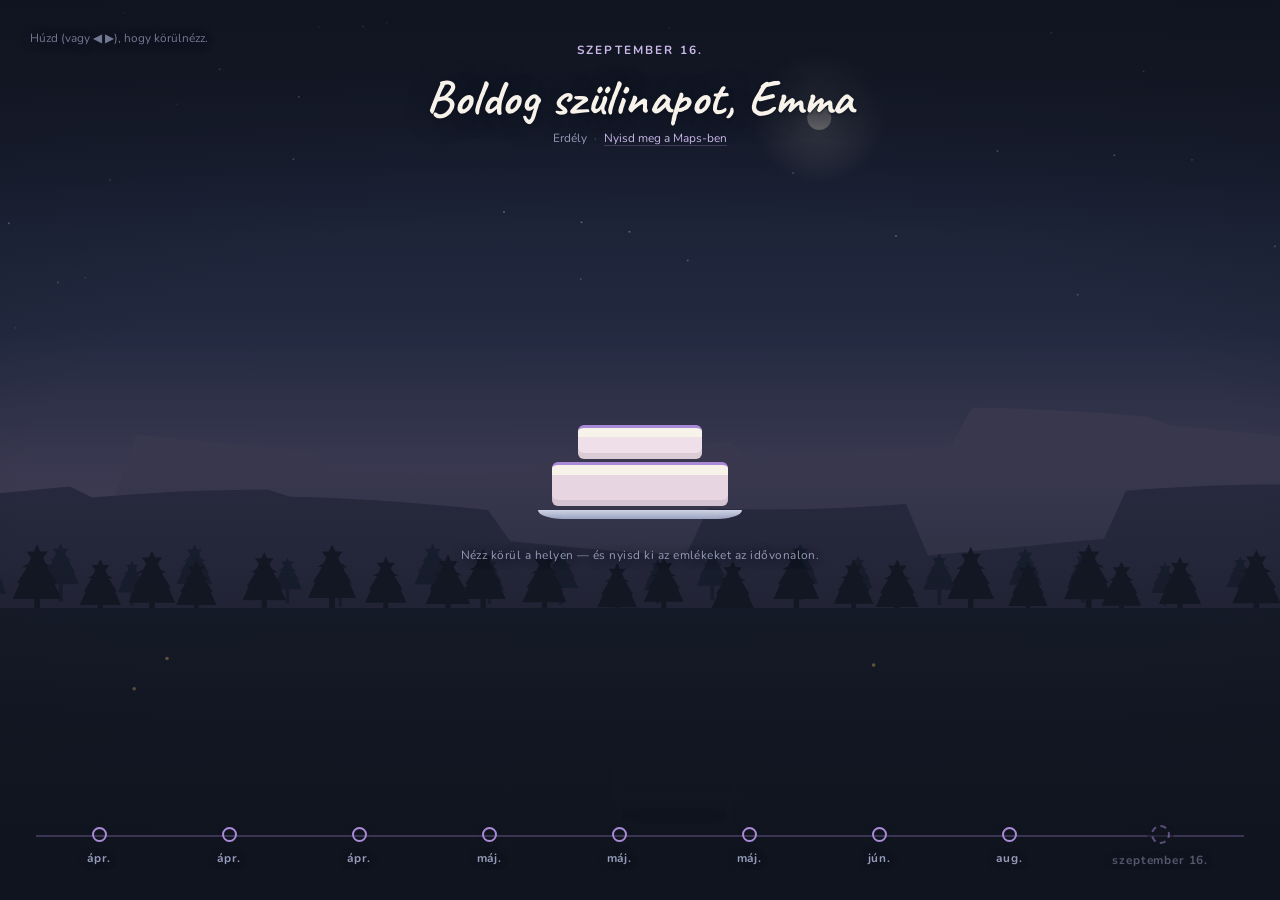
<file: emma-birthday/index.html>
<!DOCTYPE html>
<!--
Copyright (C) 2026 SharpEmu Emulator Project
SPDX-License-Identifier: GPL-2.0-or-later
-->
<html lang="hu">
<head>
<meta charset="utf-8">
<meta name="viewport" content="width=device-width, initial-scale=1">
<title>Emma szülinapja</title>
<link rel="preconnect" href="https://fonts.googleapis.com">
<link rel="preconnect" href="https://fonts.gstatic.com" crossorigin>
<link rel="stylesheet" href="https://fonts.googleapis.com/css2?family=Caveat:wght@500;700&family=Lora:ital,wght@0,400;0,600;1,400&family=Nunito:wght@400;700&display=swap">
<link rel="stylesheet" href="style.css">
</head>
<body>

<main id="stage">
    <canvas id="place" aria-hidden="true"></canvas>
    <div id="veil"></div>
    <p id="look"></p>

    <div id="ui">
        <header>
            <p class="eyebrow" id="sub"></p>
            <h1 id="greeting"></h1>
            <p id="place-name"></p>
        </header>

        <div id="middle">
            <div id="cake" tabindex="-1">
                <div class="candles" id="candles"></div>
                <div class="tier top"></div>
                <div class="tier bottom"></div>
                <div class="plate"></div>
            </div>
            <p id="hint" role="status"></p>
        </div>

        <nav id="timeline" aria-label="Közös emlékek, áprilistól szeptemberig">
            <span class="rail" id="rail"></span>
        </nav>
    </div>
</main>

<div id="card-wrap" role="dialog" aria-modal="true" aria-labelledby="card-title">
    <article id="card">
        <p class="date" id="card-date"></p>
        <h2 id="card-title"></h2>
        <p id="card-body"></p>
        <blockquote id="card-quote" hidden></blockquote>
        <button type="button" id="card-close"></button>
    </article>
</div>

<canvas id="confetti" aria-hidden="true"></canvas>

<div id="finale">
    <div class="inner">
        <h2 id="finale-title"></h2>
        <div id="finale-body"></div>
        <p class="sig" id="finale-sig"></p>
        <button type="button" class="again" id="again"></button>
    </div>
</div>

<script src="content.js"></script>
<script src="app.js"></script>
</body>
</html>
</file>
<file: emma-birthday/style.css>
/* Copyright (C) 2026 SharpEmu Emulator Project
 * SPDX-License-Identifier: GPL-2.0-or-later
 */

/* Ez a lap szandekosan EGY vilagot visz: szeptemberi alkonyat. Nem forditja
 * meg magat vilagos temara - ezert minden felszin es minden szin sajat,
 * explicit erteket kap, hogy barmilyen hatteren megalljon. */

:root {
    /* alkonyat - a semleges szinek a lila fele huznak, nem szurkek */
    --dusk: #1b2033;
    --dusk-2: #262c44;
    --dusk-deep: #10141f;

    /* ove: a one piece-es pulcsi lilaja - ez a lap akcentusa */
    --lilac: #a98ad6;
    --lilac-soft: #cbb8e8;
    --lilac-dim: rgba(169, 138, 214, .28);

    /* az EGYETLEN meleg pont az egesz lapon: gyertyafeny */
    --candle: #ffcf6b;
    --candle-warm: #ff9d4d;

    /* konyv-papir, mert o olvas */
    --paper: #f7f2ea;
    --paper-edge: #e4dbcb;
    --ink: #2a2434;
    --ink-soft: #5d5568;

    --muted: #949bb8;

    --step-0: .74rem;
    --step-1: 1rem;
    --step-2: 1.35rem;
    --step-3: clamp(1.9rem, 5.2vw, 3.1rem);

    --face-hand: "Caveat", "Segoe Script", cursive;
    --face-body: "Lora", Georgia, "Times New Roman", serif;
    --face-ui: "Nunito", system-ui, -apple-system, sans-serif;
}

* { box-sizing: border-box; }

html {
    background-color: var(--dusk-deep);
}

body {
    margin: 0;
    min-height: 100dvh;
    background-color: var(--dusk-deep);
    color: var(--paper);
    font-family: var(--face-body);
    -webkit-tap-highlight-color: transparent;
    overflow: hidden;
}

/* ================= a szinpad ================= */

#stage {
    position: fixed;
    inset: 0;
    overflow: hidden;
    background-color: var(--dusk);
}

#place,
#embed {
    position: absolute;
    inset: 0;
    width: 100%;
    height: 100%;
    border: 0;
    display: block;
}

#embed {
    z-index: 1;
    filter: saturate(.82) brightness(.72);
}

/* a fatyol: enelkul a szoveg nem olvashato a hatteren */
#veil {
    position: absolute;
    inset: 0;
    z-index: 2;
    pointer-events: none;
    background:
        linear-gradient(to bottom,
            rgba(16, 20, 31, .88) 0%,
            rgba(16, 20, 31, .34) 26%,
            rgba(16, 20, 31, .30) 52%,
            rgba(16, 20, 31, .92) 100%),
        radial-gradient(120% 80% at 50% 55%, rgba(16, 20, 31, 0) 40%, rgba(16, 20, 31, .7) 100%);
}

#ui {
    position: absolute;
    inset: 0;
    z-index: 3;
    display: grid;
    grid-template-rows: auto 1fr auto;
    padding: clamp(14px, 3vw, 30px);
    gap: 10px;
}

/* ================= fejlec ================= */

header {
    display: grid;
    justify-items: center;
    gap: 2px;
    text-align: center;
}

h1 {
    margin: 0;
    font-family: var(--face-hand);
    font-weight: 700;
    font-size: var(--step-3);
    line-height: 1.05;
    letter-spacing: .01em;
    color: var(--paper);
    text-wrap: balance;
    text-shadow: 0 2px 22px rgba(16, 20, 31, .95), 0 1px 3px rgba(16, 20, 31, .8);
}

.eyebrow {
    font-family: var(--face-ui);
    font-size: var(--step-0);
    font-weight: 700;
    text-transform: uppercase;
    letter-spacing: .18em;
    color: var(--lilac-soft);
}

#place-name {
    font-family: var(--face-ui);
    font-size: var(--step-0);
    color: var(--muted);
    display: inline-flex;
    align-items: center;
    gap: 7px;
    margin-top: 4px;
}

#place-name a {
    color: var(--lilac-soft);
    text-decoration-color: var(--lilac-dim);
    text-underline-offset: 3px;
}

#place-name a:hover { color: var(--paper); }

/* ================= torta ================= */

#middle {
    display: grid;
    place-items: center;
    align-content: center;
    gap: 16px;
    min-height: 0;
}

#cake {
    --lit: 0;
    position: relative;
    width: 176px;
    animation: rise .5s cubic-bezier(.22, 1, .36, 1) both;
}

@keyframes rise {
    from { transform: translateY(14px); }
    to { transform: none; }
}

.candles {
    display: flex;
    justify-content: center;
    align-items: flex-end;
    gap: 9px;
    height: 40px;
    margin-bottom: -2px;
}

.candle {
    position: relative;
    width: 5px;
    height: 26px;
    border-radius: 2px 2px 0 0;
    background:
        repeating-linear-gradient(180deg, var(--paper) 0 5px, var(--lilac-soft) 5px 10px);
    opacity: 0;
    transform: translateY(8px);
    transition: opacity .35s ease, transform .35s cubic-bezier(.22, 1, .36, 1);
}

.candle.on {
    opacity: 1;
    transform: none;
}

/* a lang */
.candle.on::after {
    content: "";
    position: absolute;
    left: 50%;
    bottom: 100%;
    width: 9px;
    height: 14px;
    margin-left: -4.5px;
    margin-bottom: 1px;
    border-radius: 50% 50% 46% 46% / 62% 62% 38% 38%;
    background: radial-gradient(60% 60% at 50% 72%, #fff6dd 0%, var(--candle) 42%, var(--candle-warm) 100%);
    box-shadow: 0 0 16px 5px rgba(255, 207, 107, .48), 0 0 44px 14px rgba(255, 157, 77, .2);
    transform-origin: 50% 100%;
    animation: flicker 1.6s ease-in-out infinite;
}

@keyframes flicker {
    0%, 100% { transform: scaleY(1) skewX(0deg); opacity: 1; }
    28% { transform: scaleY(1.13) skewX(-4deg); opacity: .92; }
    54% { transform: scaleY(.94) skewX(3deg); opacity: 1; }
    76% { transform: scaleY(1.07) skewX(-2deg); opacity: .96; }
}

/* fujas: a langok elhajolnak, majd elalszanak */
#cake.blowing .candle.on::after {
    animation: bend .5s ease-in-out infinite;
}

@keyframes bend {
    0%, 100% { transform: skewX(-26deg) scaleY(.7); }
    50% { transform: skewX(-40deg) scaleY(.5); }
}

#cake.out .candle::after {
    opacity: 0;
    transform: scaleY(.1);
    box-shadow: none;
    transition: opacity .25s ease, transform .25s ease;
    animation: none;
}

#cake.out .candle {
    opacity: .55;
}

.tier {
    border-radius: 6px;
    box-shadow: inset 0 -6px 0 rgba(42, 36, 52, .1);
}

.tier.top {
    height: 34px;
    margin: 0 26px;
    background: linear-gradient(180deg, var(--paper) 0 9px, #efdfe8 9px 100%);
    border-top: 3px solid var(--lilac);
}

.tier.bottom {
    height: 44px;
    background: linear-gradient(180deg, var(--paper) 0 10px, #e7d6e2 10px 100%);
    border-top: 3px solid var(--lilac);
    margin-top: 3px;
}

.plate {
    height: 9px;
    margin: 4px -14px 0;
    border-radius: 0 0 60px 60px / 0 0 22px 22px;
    background: linear-gradient(180deg, #cfd4e6, #9aa2bd);
}

/* a torta fenye a jelenetben */
#cake::before {
    content: "";
    position: absolute;
    left: 50%;
    top: -18px;
    width: 300px;
    height: 240px;
    margin-left: -150px;
    border-radius: 50%;
    pointer-events: none;
    background: radial-gradient(closest-side, rgba(255, 207, 107, .2), rgba(255, 207, 107, 0) 72%);
    opacity: calc(var(--lit) / 8);
    transition: opacity .5s ease;
}

#cake.out::before { opacity: 0; }

#hint {
    font-family: var(--face-ui);
    font-size: var(--step-0);
    letter-spacing: .04em;
    color: var(--muted);
    text-align: center;
    min-height: 1.2em;
    text-shadow: 0 1px 10px rgba(16, 20, 31, .9);
}

/* ================= idoszalag ================= */

#timeline {
    position: relative;
    display: flex;
    align-items: flex-start;
    justify-content: space-between;
    gap: 4px;
    padding: 22px 6px 2px;
    overflow-x: auto;
    scrollbar-width: none;
    overscroll-behavior-x: contain;
}

#timeline::-webkit-scrollbar { display: none; }

/* a sin: a megnyitott emlekekig gyertyaszinu, utana halvany lila */
.rail {
    position: absolute;
    left: 6px;
    right: 6px;
    top: 30px;
    height: 2px;
    background: var(--lilac-dim);
    pointer-events: none;
}

.rail::after {
    content: "";
    position: absolute;
    inset: 0 auto 0 0;
    width: var(--fill, 0%);
    background: linear-gradient(90deg, var(--lilac), var(--candle));
    transition: width .45s cubic-bezier(.22, 1, .36, 1);
}

.stop {
    flex: 1 0 auto;
    min-width: 58px;
    display: grid;
    justify-items: center;
    gap: 8px;
    padding: 0 2px;
    background: none;
    border: 0;
    cursor: pointer;
    font-family: var(--face-ui);
    color: var(--muted);
    scroll-snap-align: center;
}

.stop .dot {
    width: 15px;
    height: 15px;
    border-radius: 50%;
    border: 2px solid var(--lilac);
    background: var(--dusk-deep);
    box-shadow: 0 0 0 4px rgba(16, 20, 31, .85);
    transition: background .3s ease, border-color .3s ease, box-shadow .3s ease, transform .2s ease;
}

.stop:hover .dot { transform: scale(1.22); }

.stop:focus-visible {
    outline: 2px solid var(--lilac-soft);
    outline-offset: 4px;
    border-radius: 8px;
}

.stop.open .dot {
    background: var(--candle);
    border-color: var(--candle);
    box-shadow: 0 0 0 4px rgba(16, 20, 31, .85), 0 0 14px 3px rgba(255, 207, 107, .5);
}

.stop .when {
    font-size: var(--step-0);
    font-weight: 700;
    letter-spacing: .07em;
    white-space: nowrap;
    text-shadow: 0 1px 8px rgba(16, 20, 31, .9);
}

.stop.open .when { color: var(--lilac-soft); }

/* az utolso megallo: a szulinap */
.stop.finish .dot {
    width: 19px;
    height: 19px;
    border-style: dashed;
    margin-top: -2px;
}

.stop.finish[disabled] {
    cursor: default;
    opacity: .5;
}

.stop.finish.ready .dot {
    border-style: solid;
    border-color: var(--candle);
    background: var(--candle);
    box-shadow: 0 0 0 4px rgba(16, 20, 31, .85), 0 0 22px 7px rgba(255, 207, 107, .6);
    animation: pulse 1.9s ease-in-out infinite;
}

.stop.finish.ready .when { color: var(--candle); }

@keyframes pulse {
    0%, 100% { transform: scale(1); }
    50% { transform: scale(1.16); }
}

/* ================= emlekkartya ================= */

#card-wrap {
    position: fixed;
    inset: 0;
    z-index: 20;
    display: grid;
    place-items: center;
    padding: 18px;
    background: rgba(10, 13, 21, .72);
    opacity: 0;
    pointer-events: none;
    transition: opacity .25s ease;
}

#card-wrap.show {
    opacity: 1;
    pointer-events: auto;
}

#card {
    position: relative;
    width: min(500px, 100%);
    max-height: min(78dvh, 620px);
    overflow-y: auto;
    padding: 30px 32px 34px;
    color: var(--ink);
    background: var(--paper);
    border-radius: 3px;
    box-shadow: 0 26px 60px -18px rgba(0, 0, 0, .8), 0 2px 0 var(--paper-edge);
    transform: translateY(10px) rotate(-.35deg);
    transition: transform .28s cubic-bezier(.22, 1, .36, 1);
}

#card-wrap.show #card { transform: rotate(-.35deg); }

/* a papir felso szele */
#card::before {
    content: "";
    position: absolute;
    left: 0;
    right: 0;
    top: 0;
    height: 5px;
    background: linear-gradient(90deg, var(--lilac), var(--candle));
    border-radius: 3px 3px 0 0;
}

#card .date {
    font-family: var(--face-ui);
    font-size: var(--step-0);
    font-weight: 700;
    text-transform: uppercase;
    letter-spacing: .16em;
    color: #8a7fa0;
}

#card h2 {
    margin: 6px 0 14px;
    font-family: var(--face-hand);
    font-weight: 700;
    font-size: clamp(1.7rem, 5.6vw, 2.3rem);
    line-height: 1.1;
    color: var(--ink);
    text-wrap: balance;
}

#card p {
    margin: 0;
    max-width: 42ch;
    font-size: var(--step-1);
    line-height: 1.72;
    color: var(--ink-soft);
}

blockquote {
    margin: 20px 0 0;
    padding: 12px 0 12px 18px;
    border-left: 3px solid var(--lilac);
    font-family: var(--face-body);
    font-size: var(--step-2);
    font-style: italic;
    line-height: 1.45;
    color: var(--ink);
}

blockquote cite {
    display: block;
    margin-top: 8px;
    font-family: var(--face-ui);
    font-size: var(--step-0);
    font-style: normal;
    font-weight: 700;
    letter-spacing: .12em;
    text-transform: uppercase;
    color: #8a7fa0;
}

#card-close {
    margin-top: 26px;
    padding: 11px 22px;
    font-family: var(--face-ui);
    font-size: .9rem;
    font-weight: 700;
    color: var(--paper);
    background: var(--ink);
    border: 0;
    border-radius: 999px;
    cursor: pointer;
}

#card-close:hover { background: #43394f; }

#card-close:focus-visible {
    outline: 2px solid var(--lilac);
    outline-offset: 3px;
}

/* ================= zaro uzenet ================= */

#finale {
    position: fixed;
    inset: 0;
    z-index: 30;
    display: grid;
    place-items: center;
    padding: 24px;
    text-align: center;
    background: radial-gradient(120% 90% at 50% 30%, #2c2542 0%, var(--dusk-deep) 72%);
    opacity: 0;
    pointer-events: none;
    transition: opacity .9s ease;
}

#finale.show {
    opacity: 1;
    pointer-events: auto;
}

#finale .inner {
    display: grid;
    gap: 14px;
    justify-items: center;
    max-width: 46ch;
}

#finale h2 {
    margin: 0;
    font-family: var(--face-hand);
    font-weight: 700;
    font-size: clamp(2.1rem, 7vw, 3.4rem);
    line-height: 1.05;
    color: var(--paper);
}

#finale p {
    margin: 0;
    font-size: var(--step-1);
    line-height: 1.7;
    color: #d8d2e4;
}

#finale .sig {
    margin-top: 8px;
    font-family: var(--face-hand);
    font-size: 1.6rem;
    color: var(--lilac-soft);
}

#finale .again {
    margin-top: 18px;
    padding: 10px 20px;
    font-family: var(--face-ui);
    font-size: .82rem;
    font-weight: 700;
    letter-spacing: .06em;
    color: var(--lilac-soft);
    background: none;
    border: 1px solid var(--lilac-dim);
    border-radius: 999px;
    cursor: pointer;
}

#finale .again:hover {
    color: var(--paper);
    border-color: var(--lilac);
}

#confetti {
    position: fixed;
    inset: 0;
    z-index: 29;
    pointer-events: none;
}

/* ================= aprosagok ================= */

#look {
    position: absolute;
    left: clamp(14px, 3vw, 30px);
    top: clamp(14px, 3vw, 30px);
    z-index: 4;
    max-width: 42vw;
    margin: 0;
    font-family: var(--face-ui);
    font-size: var(--step-0);
    line-height: 1.45;
    color: rgba(148, 155, 184, .75);
    text-shadow: 0 1px 10px rgba(16, 20, 31, .9);
    pointer-events: none;
}

.sr {
    position: absolute;
    width: 1px;
    height: 1px;
    overflow: hidden;
    clip-path: inset(50%);
}

@media (max-width: 560px) {
    #look {
        max-width: none;
        left: clamp(14px, 3vw, 30px);
        right: clamp(14px, 3vw, 30px);
        top: auto;
        bottom: 4px;
        text-align: center;
        font-size: .68rem;
    }

    #timeline { padding-bottom: 22px; }
    #cake { width: 148px; }
    .candles { gap: 6px; }
    #timeline { justify-content: flex-start; }
    .stop { min-width: 52px; }
}

@media (prefers-reduced-motion: reduce) {
    *,
    *::before,
    *::after {
        animation-duration: .001ms !important;
        animation-iteration-count: 1 !important;
        transition-duration: .001ms !important;
    }
}
</file>
